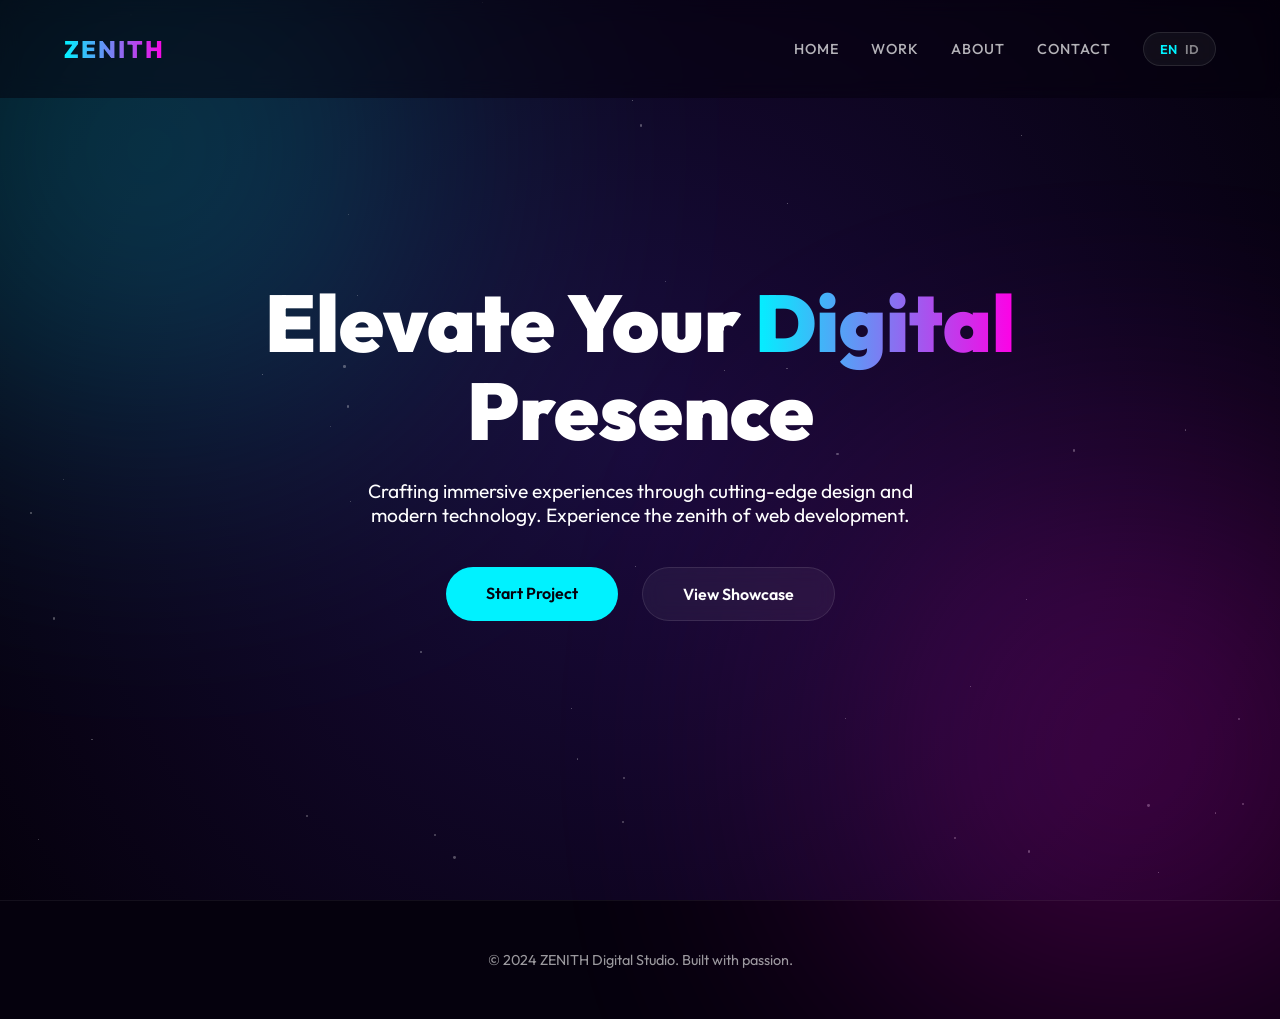
<file: index.html>
<!DOCTYPE html>
<html lang="en">
<head>
    <meta charset="UTF-8">
    <meta name="viewport" content="width=device-width, initial-scale=1.0">
    <title>Zenith | Home</title>
    <meta name="description" content="Zenith - A premium digital experience playground.">
    <link rel="preconnect" href="https://fonts.googleapis.com">
    <link rel="preconnect" href="https://fonts.gstatic.com" crossorigin>
    <link href="https://fonts.googleapis.com/css2?family=Outfit:wght@300;400;600;800;900&display=swap" rel="stylesheet">
    <link rel="stylesheet" href="index.css">
</head>
<body>
    <div class="bg-glow"></div>

    <nav>
        <div class="logo">ZENITH</div>
        <div class="nav-links">
            <a href="index.html" data-t="nav_home">Home</a>
            <a href="work.html" data-t="nav_work">Work</a>
            <a href="#" data-t="nav_about">About</a>
            <a href="#" data-t="nav_contact">Contact</a>
            <button class="lang-switch" id="langToggle">
                <span id="lang-en" class="active">EN</span>
                <span id="lang-id">ID</span>
            </button>
        </div>
    </nav>

    <main id="home">
        <section class="hero">
            <h1 class="reveal" data-t="hero_title">Elevate Your <span>Digital</span> Presence</h1>
            <p class="reveal" style="animation-delay: 0.2s;" data-t="hero_desc">Crafting immersive experiences through cutting-edge design and modern technology. Experience the zenith of web development.</p>
            <div class="cta-group reveal" style="animation-delay: 0.4s;">
                <a href="#" class="btn btn-primary" data-t="btn_start" data-modal="project">Start Project</a>
                <a href="work.html" class="btn btn-secondary" data-t="btn_view">View Showcase</a>
            </div>
        </section>
    </main>

    <div class="modal-overlay" id="projectModal">
        <div class="modal-content">
            <button class="close-modal">&times;</button>
            <h2 data-t="modal_title">Start Your <span>Project</span></h2>
            <form id="projectForm">
                <div class="form-group">
                    <label data-t="form_name">Full Name</label>
                    <input type="text" placeholder="..." required>
                </div>
                <div class="form-group">
                    <label data-t="form_email">Email Address</label>
                    <input type="email" placeholder="..." required>
                </div>
                <div class="form-group">
                    <label data-t="form_msg">Project Brief</label>
                    <textarea rows="4" placeholder="..." required></textarea>
                </div>
                <button type="submit" class="btn btn-primary" style="width: 100%;" data-t="btn_send">Send Proposal</button>
            </form>
        </div>
    </div>

    <footer>
        <p data-t="footer_text">&copy; 2024 ZENITH Digital Studio. Built with passion.</p>
    </footer>

    <script src="app.js"></script>
</body>
</html>
</file>
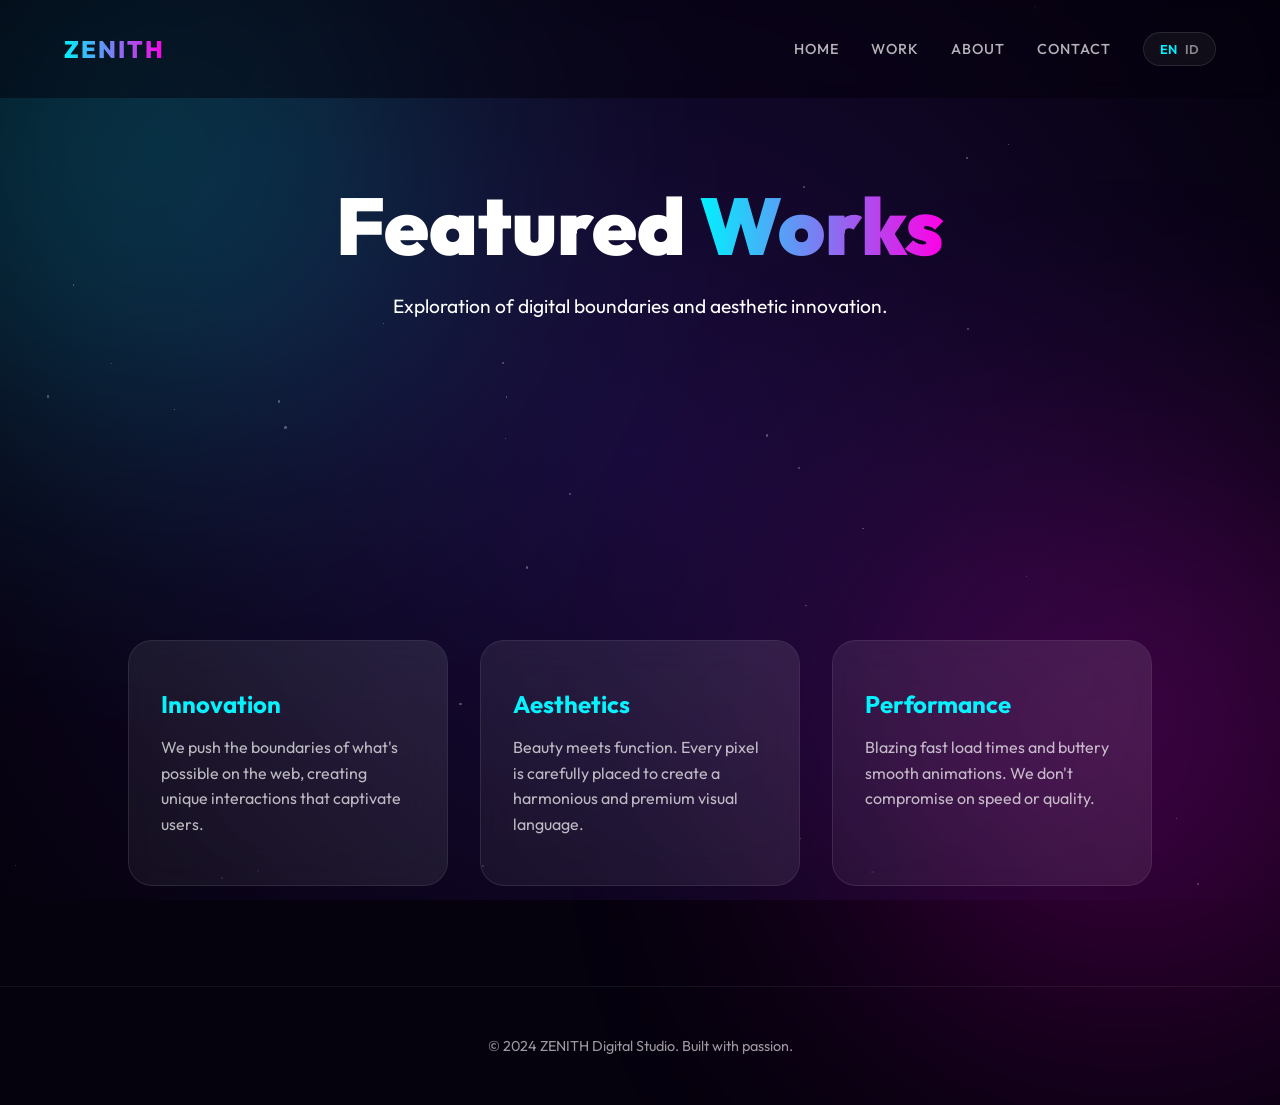
<file: work.html>
<!DOCTYPE html>
<html lang="en">
<head>
    <meta charset="UTF-8">
    <meta name="viewport" content="width=device-width, initial-scale=1.0">
    <title>Zenith | Work</title>
    <meta name="description" content="Explore the premium digital works by Zenith Studio.">
    <link rel="preconnect" href="https://fonts.googleapis.com">
    <link rel="preconnect" href="https://fonts.gstatic.com" crossorigin>
    <link href="https://fonts.googleapis.com/css2?family=Outfit:wght@300;400;600;800;900&display=swap" rel="stylesheet">
    <link rel="stylesheet" href="index.css">
</head>
<body>
    <div class="bg-glow"></div>

    <nav>
        <div class="logo">ZENITH</div>
        <div class="nav-links">
            <a href="index.html" data-t="nav_home">Home</a>
            <a href="work.html" data-t="nav_work">Work</a>
            <a href="#" data-t="nav_about">About</a>
            <a href="#" data-t="nav_contact">Contact</a>
            <button class="lang-switch" id="langToggle">
                <span id="lang-en" class="active">EN</span>
                <span id="lang-id">ID</span>
            </button>
        </div>
    </nav>

    <main id="work">
        <section class="hero" style="height: 60vh;">
            <h1 class="reveal" data-t="work_title">Featured <span>Works</span></h1>
            <p class="reveal" style="animation-delay: 0.2s;" data-t="work_desc">Exploration of digital boundaries and aesthetic innovation.</p>
        </section>

        <section class="featured">
            <div class="card reveal" style="animation-delay: 0.1s;">
                <h3 data-t="card1_title">Innovation</h3>
                <p data-t="card1_desc">We push the boundaries of what's possible on the web, creating unique interactions that captivate users.</p>
            </div>
            <div class="card reveal" style="animation-delay: 0.2s;">
                <h3 data-t="card2_title">Aesthetics</h3>
                <p data-t="card2_desc">Beauty meets function. Every pixel is carefully placed to create a harmonious and premium visual language.</p>
            </div>
            <div class="card reveal" style="animation-delay: 0.3s;">
                <h3 data-t="card3_title">Performance</h3>
                <p data-t="card3_desc">Blazing fast load times and buttery smooth animations. We don't compromise on speed or quality.</p>
            </div>
        </section>
    </main>

    <footer>
        <p data-t="footer_text">&copy; 2024 ZENITH Digital Studio. Built with passion.</p>
    </footer>

    <script src="app.js"></script>
</body>
</html>
</file>
<file: index.css>
:root {
    --bg-color: #05010d;
    --primary: #00f2ff;
    --secondary: #ff00e5;
    --accent: #7000ff;
    --text: #ffffff;
    --glass: rgba(255, 255, 255, 0.05);
    --glass-border: rgba(255, 255, 255, 0.1);
    --font-main: 'Outfit', sans-serif;
}

* {
    margin: 0;
    padding: 0;
    box-sizing: border-box;
}

body {
    background-color: var(--bg-color);
    color: var(--text);
    font-family: var(--font-main);
    overflow-x: hidden;
    min-height: 100vh;
}

/* Background Animation */
.bg-glow {
    position: fixed;
    top: 0;
    left: 0;
    width: 100%;
    height: 100%;
    z-index: -1;
    background: radial-gradient(circle at 50% 50%, #1a0b3c 0%, #05010d 100%);
}

.bg-glow::before, .bg-glow::after {
    content: '';
    position: absolute;
    width: 500px;
    height: 500px;
    border-radius: 50%;
    filter: blur(150px);
    opacity: 0.3;
    animation: float 20s infinite alternate;
}

.bg-glow::before {
    background: var(--primary);
    top: -100px;
    left: -100px;
}

.bg-glow::after {
    background: var(--secondary);
    bottom: -100px;
    right: -100px;
    animation-delay: -10s;
}

@keyframes float {
    0% { transform: translate(0, 0) scale(1); }
    100% { transform: translate(100px, 100px) scale(1.2); }
}

.particle {
    position: absolute;
    background: #fff;
    border-radius: 50%;
    opacity: 0.3;
    animation: particle-float var(--duration) infinite linear alternate;
    animation-delay: var(--delay);
}

@keyframes particle-float {
    from { transform: translate(0, 0); opacity: 0.2; }
    to { transform: translate(20px, 20px); opacity: 0.5; }
}

/* Navigation */
nav {
    display: flex;
    justify-content: space-between;
    align-items: center;
    padding: 2rem 5%;
    position: fixed;
    width: 100%;
    top: 0;
    z-index: 100;
    backdrop-filter: blur(10px);
    background: rgba(5, 1, 13, 0.5);
}

.logo {
    font-size: 1.5rem;
    font-weight: 800;
    letter-spacing: 2px;
    background: linear-gradient(to right, var(--primary), var(--secondary));
    -webkit-background-clip: text;
    background-clip: text;
    -webkit-text-fill-color: transparent;
}

.nav-links {
    display: flex;
    gap: 2rem;
    align-items: center;
}

.nav-links a {
    color: var(--text);
    text-decoration: none;
    font-weight: 500;
    font-size: 0.9rem;
    text-transform: uppercase;
    letter-spacing: 1px;
    transition: 0.3s;
    opacity: 0.7;
}

.nav-links a:hover {
    opacity: 1;
    color: var(--primary);
}

/* Hero Section */
.hero {
    height: 100vh;
    display: flex;
    flex-direction: column;
    justify-content: center;
    align-items: center;
    text-align: center;
    padding: 0 10%;
}

.hero h1 {
    font-size: 5rem;
    line-height: 1.1;
    margin-bottom: 1.5rem;
    font-weight: 900;
}

.hero h1 span {
    background: linear-gradient(to right, var(--primary), var(--secondary));
    -webkit-background-clip: text;
    background-clip: text;
    -webkit-text-fill-color: transparent;
}

.hero p {
    font-size: 1.2rem;
    max-width: 600px;
    opacity: 0.8;
    margin-bottom: 2.5rem;
}

.cta-group {
    display: flex;
    gap: 1.5rem;
    position: relative;
    z-index: 10;
}

.btn {
    padding: 1rem 2.5rem;
    border-radius: 50px;
    text-decoration: none;
    font-weight: 600;
    transition: 0.3s;
    cursor: pointer;
    border: none;
}

.btn-primary {
    background: var(--primary);
    color: var(--bg-color);
}

.btn-primary:hover {
    transform: translateY(-5px);
    box-shadow: 0 10px 30px rgba(0, 242, 255, 0.4);
}

.btn-secondary {
    background: var(--glass);
    color: var(--text);
    border: 1px solid var(--glass-border);
    backdrop-filter: blur(10px);
}

.btn-secondary:hover {
    background: var(--glass-border);
    transform: translateY(-5px);
}

/* Featured Section */
.featured {
    padding: 100px 10%;
    display: grid;
    grid-template-columns: repeat(auto-fit, minmax(300px, 1fr));
    gap: 2rem;
}

.card {
    background: var(--glass);
    border: 1px solid var(--glass-border);
    padding: 3rem 2rem;
    border-radius: 24px;
    backdrop-filter: blur(20px);
    transition: 0.5s cubic-bezier(0.175, 0.885, 0.32, 1.275);
    position: relative;
    overflow: hidden;
}

.card:hover {
    transform: translateY(-15px);
    border-color: var(--primary);
    box-shadow: 0 20px 40px rgba(0, 0, 0, 0.4);
}

.card::before {
    content: '';
    position: absolute;
    top: 0;
    left: 0;
    width: 100%;
    height: 100%;
    background: linear-gradient(45deg, transparent, rgba(255, 255, 255, 0.05));
    pointer-events: none;
}

.card h3 {
    font-size: 1.5rem;
    margin-bottom: 1rem;
    color: var(--primary);
}

.card p {
    opacity: 0.7;
    line-height: 1.6;
}

/* Language Switcher */
.lang-switch {
    background: var(--glass);
    border: 1px solid var(--glass-border);
    color: var(--text);
    padding: 0.5rem 1rem;
    border-radius: 20px;
    cursor: pointer;
    font-family: var(--font-main);
    font-size: 0.8rem;
    font-weight: 600;
    transition: 0.3s;
    backdrop-filter: blur(10px);
    display: flex;
    align-items: center;
    gap: 0.5rem;
}

.lang-switch:hover {
    background: var(--glass-border);
    border-color: var(--primary);
}

.lang-switch span {
    opacity: 0.5;
}

.lang-switch span.active {
    opacity: 1;
    color: var(--primary);
}

/* Modal */
.modal-overlay {
    position: fixed;
    top: 0;
    left: 0;
    width: 100%;
    height: 100%;
    background: rgba(5, 1, 13, 0.8);
    backdrop-filter: blur(15px);
    display: flex;
    justify-content: center;
    align-items: center;
    z-index: 1000;
    opacity: 0;
    visibility: hidden;
    transition: 0.4s cubic-bezier(0.4, 0, 0.2, 1);
}

.modal-overlay.active {
    opacity: 1;
    visibility: visible;
}

.modal-content {
    background: var(--glass);
    border: 1px solid var(--glass-border);
    padding: 3rem;
    border-radius: 32px;
    width: 90%;
    max-width: 500px;
    position: relative;
    transform: translateY(50px);
    transition: 0.5s cubic-bezier(0.175, 0.885, 0.32, 1.275);
}

.modal-overlay.active .modal-content {
    transform: translateY(0);
}

.close-modal {
    position: absolute;
    top: 1.5rem;
    right: 1.5rem;
    background: none;
    border: none;
    color: var(--text);
    font-size: 1.5rem;
    cursor: pointer;
    opacity: 0.5;
    transition: 0.3s;
}

.close-modal:hover {
    opacity: 1;
    color: var(--secondary);
}

.modal-content h2 {
    margin-bottom: 2rem;
    font-size: 2rem;
    background: linear-gradient(to right, var(--primary), var(--secondary));
    -webkit-background-clip: text;
    background-clip: text;
    -webkit-text-fill-color: transparent;
}

.form-group {
    margin-bottom: 1.5rem;
}

.form-group label {
    display: block;
    margin-bottom: 0.5rem;
    font-size: 0.9rem;
    opacity: 0.8;
}

.form-group input, .form-group textarea {
    width: 100%;
    background: rgba(255, 255, 255, 0.05);
    border: 1px solid var(--glass-border);
    padding: 1rem;
    border-radius: 12px;
    color: var(--text);
    font-family: var(--font-main);
    transition: 0.3s;
}

.form-group input:focus, .form-group textarea:focus {
    outline: none;
    border-color: var(--primary);
    background: rgba(255, 255, 255, 0.1);
}

/* Footer */
footer {
    padding: 50px 10%;
    text-align: center;
    border-top: 1px solid var(--glass-border);
    opacity: 0.6;
    font-size: 0.9rem;
}

/* Animations */
@keyframes fadeInUp {
    from {
        opacity: 0;
        transform: translateY(30px);
    }
    to {
        opacity: 1;
        transform: translateY(0);
    }
}

.reveal {
    animation: fadeInUp 1s ease forwards;
}
</file>
